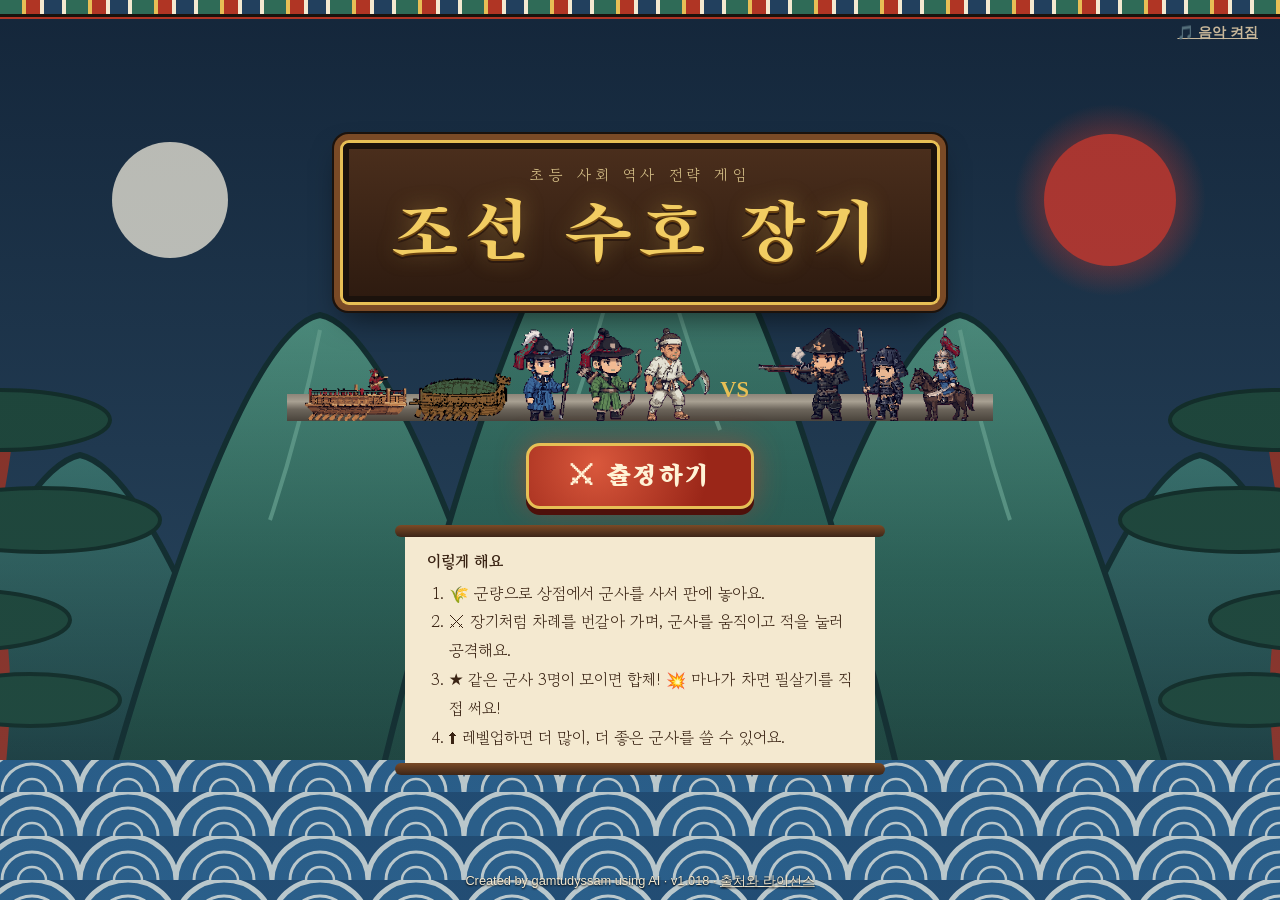
<file: index.html>
<!doctype html>
<html lang="ko">
<head>
<meta charset="utf-8">
<meta name="viewport" content="width=device-width, initial-scale=1, maximum-scale=1, user-scalable=no">
<title>조선 수호 장기</title>
<link rel="preconnect" href="https://fonts.googleapis.com">
<link rel="preconnect" href="https://fonts.gstatic.com" crossorigin>
<link rel="stylesheet" href="https://fonts.googleapis.com/css2?family=Song+Myung&family=Gowun+Batang:wght@400;700&display=swap">
<link rel="stylesheet" href="style.css?v=1.018">
<link rel="stylesheet" href="theme.css?v=1.018">
</head>
<body>

<!-- 시작 화면 -->
<section id="title" class="screen">
  <svg class="ilwol" viewBox="0 0 1600 900" preserveAspectRatio="xMidYMid slice" aria-hidden="true">
    <defs>
      <linearGradient id="gSky" x1="0" y1="0" x2="0" y2="1"><stop offset="0" stop-color="#14263a"/><stop offset="1" stop-color="#2c4c66"/></linearGradient>
      <linearGradient id="gPeak" x1="0" y1="0" x2="0" y2="1"><stop offset="0" stop-color="#5aa58a"/><stop offset=".55" stop-color="#2f6b57"/><stop offset="1" stop-color="#1c4436"/></linearGradient>
      <linearGradient id="gPeak2" x1="0" y1="0" x2="0" y2="1"><stop offset="0" stop-color="#3f7f73"/><stop offset="1" stop-color="#1a3c3a"/></linearGradient>
      <pattern id="pWave" width="96" height="44" patternUnits="userSpaceOnUse">
        <rect width="96" height="44" fill="#1f4d78"/>
        <path d="M-48 44 A48 44 0 0 1 48 44 M48 44 A48 44 0 0 1 144 44" fill="#2a6596" stroke="#e9f1ee" stroke-width="5"/>
        <path d="M-30 44 A30 28 0 0 1 30 44 M66 44 A30 28 0 0 1 126 44" fill="none" stroke="#e9f1ee" stroke-width="3"/>
        <path d="M-14 44 A14 13 0 0 1 14 44 M82 44 A14 13 0 0 1 110 44" fill="none" stroke="#e9f1ee" stroke-width="2.5"/>
      </pattern>
      <radialGradient id="gSun"><stop offset=".7" stop-color="#d9392b"/><stop offset="1" stop-color="#d9392b" stop-opacity="0"/></radialGradient>
    </defs>
    <rect width="1600" height="900" fill="url(#gSky)"/>
    <circle cx="1270" cy="200" r="96" fill="url(#gSun)" opacity=".35"/>
    <circle cx="1270" cy="200" r="66" fill="#d9392b"/>
    <circle cx="330" cy="200" r="58" fill="#efeadb"/>
    <g stroke="#0f2a26" stroke-width="6" stroke-linejoin="round">
      <path d="M60 780 Q170 470 240 455 Q310 470 420 780 Z" fill="url(#gPeak2)"/>
      <path d="M1180 780 Q1290 470 1360 455 Q1430 470 1540 780 Z" fill="url(#gPeak2)"/>
      <path d="M270 780 Q400 330 480 315 Q560 330 700 780 Z" fill="url(#gPeak)"/>
      <path d="M900 780 Q1040 330 1120 315 Q1200 330 1330 780 Z" fill="url(#gPeak)"/>
      <path d="M540 780 Q690 170 800 150 Q910 170 1060 780 Z" fill="url(#gPeak)"/>
    </g>
    <g fill="none" stroke="#7fc3a6" stroke-width="4" opacity=".7">
      <path d="M800 170 Q770 300 730 420 M800 170 Q830 300 880 430"/><path d="M480 330 Q460 430 430 520"/><path d="M1120 330 Q1140 430 1170 520"/>
    </g>
    <g stroke="#f4f7f2" stroke-width="7" stroke-linecap="round" opacity=".9">
      <path d="M690 560 L680 760"/><path d="M915 560 L925 760"/>
    </g>
    <g class="pine">
      <path d="M150 900 C140 800 175 720 150 600 C135 520 170 460 160 400" stroke="#a8321f" stroke-width="22" fill="none"/>
      <path d="M1450 900 C1460 800 1425 720 1450 600 C1465 520 1430 460 1440 400" stroke="#a8321f" stroke-width="22" fill="none"/>
      <g fill="#1e4a35" stroke="#0f2a1e" stroke-width="4">
        <ellipse cx="160" cy="420" rx="110" ry="30"/><ellipse cx="200" cy="520" rx="120" ry="32"/><ellipse cx="120" cy="620" rx="110" ry="30"/><ellipse cx="190" cy="700" rx="90" ry="26"/>
        <ellipse cx="1440" cy="420" rx="110" ry="30"/><ellipse cx="1400" cy="520" rx="120" ry="32"/><ellipse cx="1480" cy="620" rx="110" ry="30"/><ellipse cx="1410" cy="700" rx="90" ry="26"/>
      </g>
    </g>
    <rect y="760" width="1600" height="140" fill="url(#pWave)"/>
    <rect width="1600" height="900" fill="url(#gSky)" opacity=".25"/>
  </svg>
  <div class="dancheong top"></div>
  <div class="title-box">
    <div class="hyunpan"><span class="hp-small">초등 사회 역사 전략 게임</span><h1>조선 수호 장기</h1></div>
    <div class="title-army" id="titleArmy"></div>
    <button class="btn seal" id="btnStart">⚔ 출정하기</button>
    <div class="howto scroll">
      <b>이렇게 해요</b>
      <ol>
        <li>🌾 군량으로 상점에서 군사를 사서 판에 놓아요.</li>
        <li>⚔ 장기처럼 차례를 번갈아 가며, 군사를 움직이고 적을 눌러 공격해요.</li>
        <li>★ 같은 군사 3명이 모이면 합체! 💥 마나가 차면 필살기를 직접 써요!</li>
        <li>⬆ 레벨업하면 더 많이, 더 좋은 군사를 쓸 수 있어요.</li>
      </ol>
    </div>
  </div>
  <button class="btn ghost music-corner" id="btnMusicT">🎵 음악 켜짐</button>
  <footer class="foot">Created by gamtudyssam using AI · <span class="ver"></span> · <a href="credits.html" target="_blank" rel="noopener">출처와 라이선스</a></footer>
</section>

<!-- 장 선택 -->
<section id="chapters" class="screen hidden">
  <div class="dancheong top"></div>
  <h2 class="scr-title">어느 전쟁터로 나갈까요?</h2>
  <div id="chapterList" class="chapter-list"></div>
  <p class="hint">처음이라면 1장부터 차례대로 해 보세요.</p>
  <button class="btn ghost" id="btnBackTitle">← 처음 화면</button>
</section>

<!-- 게임 화면 -->
<section id="game" class="screen hidden">
  <header class="topbar">
    <div class="tb-left">
      <div id="tbChapter" class="tb-ch"></div>
      <div id="tbStage" class="tb-stage"></div>
    </div>
    <div class="tb-right">
      <div id="tbSiege" class="siege-meters hidden">
        <div class="meter"><span>🍚 식량</span><div class="bar"><i id="mFood"></i></div></div>
        <div class="meter"><span>🔥 땔감</span><div class="bar"><i id="mWood"></i></div></div>
      </div>
      <div class="chip lv">Lv.<b id="tbLevel">1</b><div class="xpbar"><i id="tbXp"></i></div><small id="tbXpText"></small></div>
      <div class="chip gold">🌾 <b id="tbGold">0</b> <small id="tbInterest"></small></div>
      <div class="chip">👥 <b id="tbCap">0/0</b></div>
      <div class="chip streak hidden" id="tbStreak"></div>
      <button class="btn icon" id="btnMenu" aria-label="메뉴">⚙</button>
    </div>
  </header>

  <div class="game-main">
    <div class="board-col">
      <div id="board" class="board"></div>
      <div class="bench-label">대기석 <small>군사를 누른 뒤 판 아래쪽 칸을 누르면 놓여요</small></div>
      <div id="bench" class="bench"></div>
      <div class="tray-row"><b>🎒 아이템</b><div id="tray" class="tray"></div></div>
    </div>

    <aside class="side">
      <div id="prepControls" class="panel shop-panel">
        <div class="shop-head">
          <button class="btn small xp" id="btnXp">⬆ 레벨업 <small>🌾4</small></button>
          <span id="odds" class="odds"></span>
          <button class="btn small" id="btnReroll">🔄 다시 뽑기 <small>🌾1</small></button>
        </div>
        <div id="shop" class="shop"></div>
        <div class="row-btns">
          <button class="btn small danger" id="btnSell" disabled>팔기</button>
          <button class="btn big go" id="btnFight">⚔ 전투 시작</button>
        </div>
      </div>
      <div id="battleControls" class="panel hidden">
        <div class="battle-msg" id="battleMsg">우리 차례</div>
        <div class="battle-hint" id="battleHint">움직일 군사를 누르세요</div>
        <div class="battle-btns">
          <button class="btn sk" id="btnSkill" disabled>💥 필살기</button>
          <button class="btn" id="btnWait" disabled>✋ 이 군사는 쉬기</button>
        </div>
        <div class="battle-btns">
          <button class="btn small" id="btnAuto">🤖 남은 군사 자동</button>
          <button class="btn big go" id="btnEndTurn">차례 끝내기 ▶</button>
        </div>
        <button class="btn small" id="btnSpeed">⏩ 적 차례 빠르게</button>
      </div>
      <div class="panel" id="traitPanel"></div>
      <div class="panel info" id="infoPanel"></div>
    </aside>
  </div>
</section>

<!-- 이야기 상자 -->
<div id="story" class="overlay hidden">
  <div class="story-box">
    <div id="storyWho" class="story-who"></div>
    <div id="storyText" class="story-text"></div>
    <div class="story-foot"><button class="btn" id="btnStoryPrev">◀ 이전</button><span id="storyPage" class="muted"></span><button class="btn" id="btnStoryNext">다음 ▶</button></div>
  </div>
</div>

<!-- 범용 창 (퀴즈, 결과, 지도, 회의, 요약) -->
<div id="modal" class="overlay hidden">
  <div class="modal-box" id="modalBox"></div>
</div>

<!-- 메뉴 -->
<div id="menu" class="overlay hidden">
  <div class="modal-box menu-box">
    <h3>메뉴</h3>
    <button class="btn" id="btnMusic">🎵 음악 끄기</button>
    <button class="btn" id="btnSound">🔊 효과음 끄기</button>
    <button class="btn" id="btnRestartCh">↺ 이 장 처음부터</button>
    <button class="btn" id="btnToChapters">📜 장 선택으로</button>
    <button class="btn ghost" id="btnCloseMenu">닫기</button>
    <footer class="foot in-menu">Created by gamtudyssam using AI · <span class="ver"></span> · <a href="credits.html" target="_blank" rel="noopener">출처와 라이선스</a></footer>
  </div>
</div>

<div id="toast" class="toast hidden"></div>

<script src="data.js?v=1.018"></script>
<script src="sprites.js?v=1.018"></script>
<script src="sprites-hd.js?v=1.018"></script>
<script src="engine.js?v=1.018"></script>
<script src="game.js?v=1.018"></script>
</body>
</html>
</file>
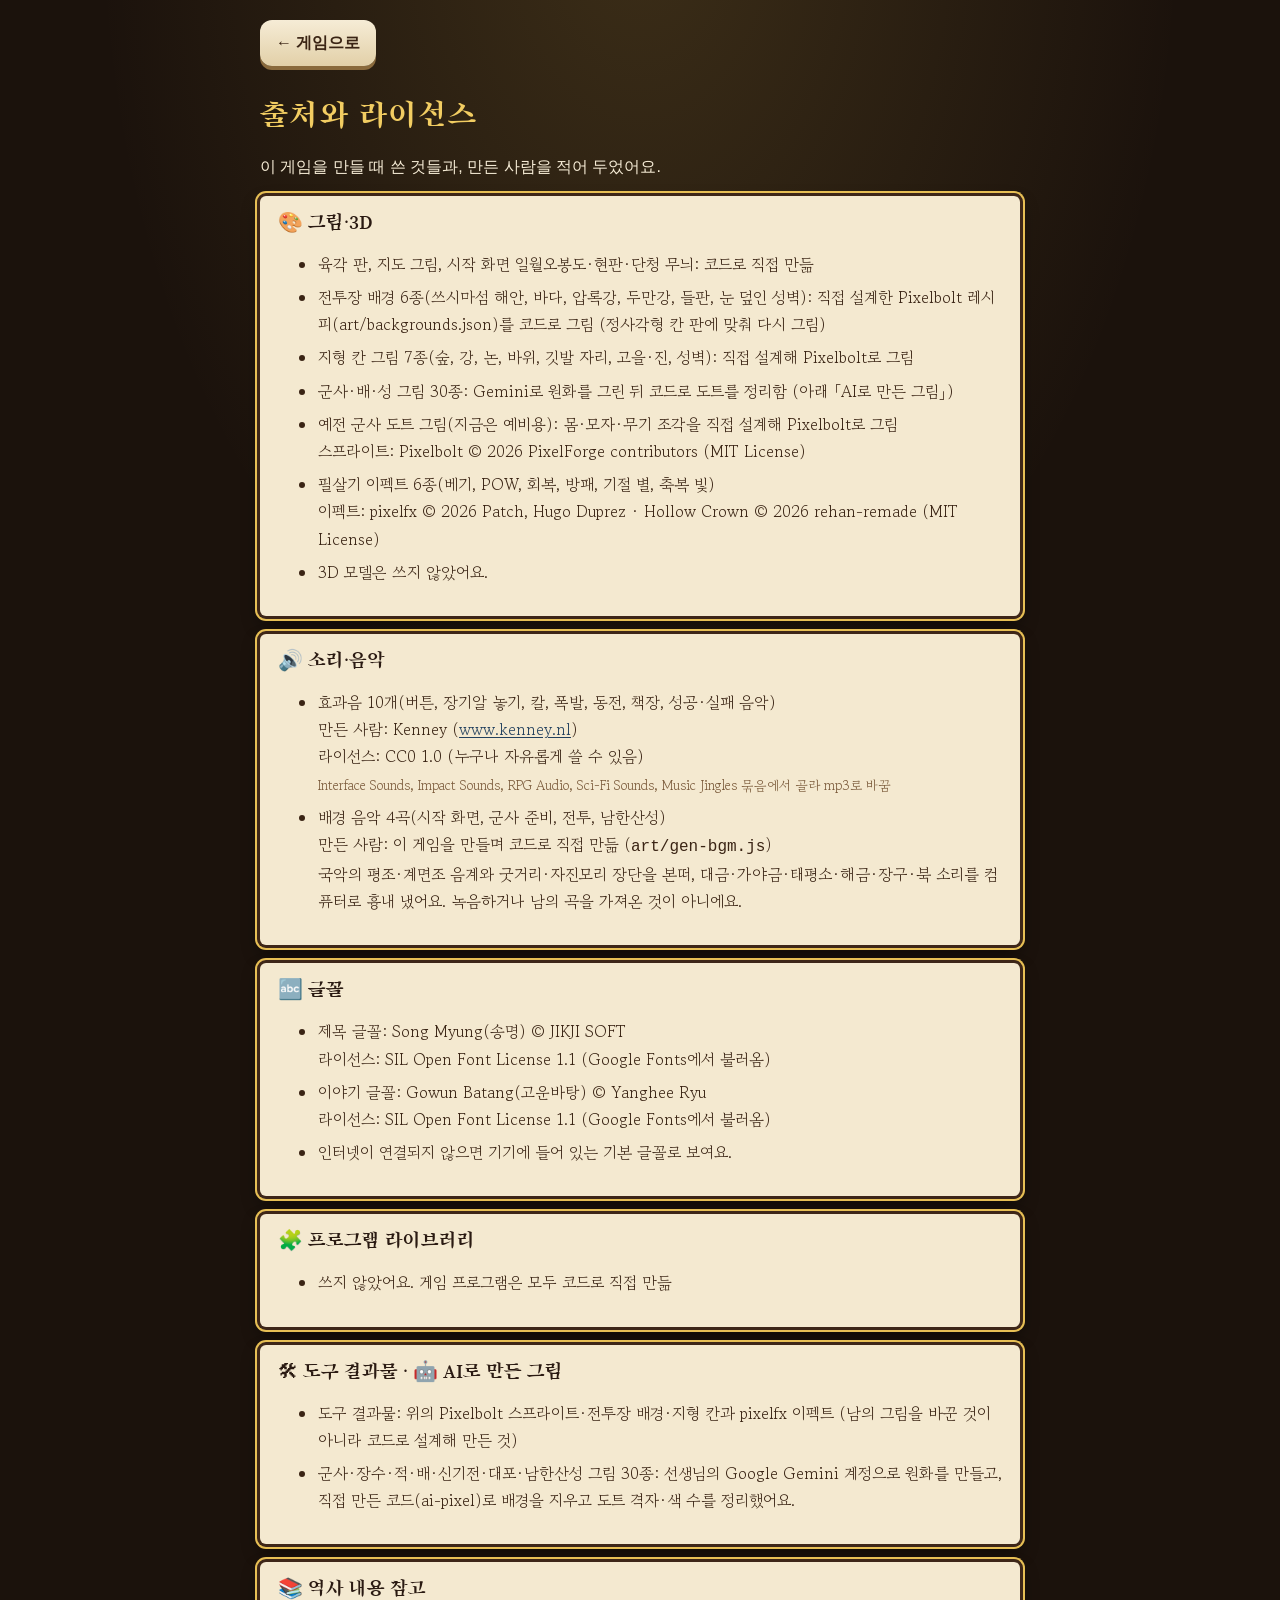
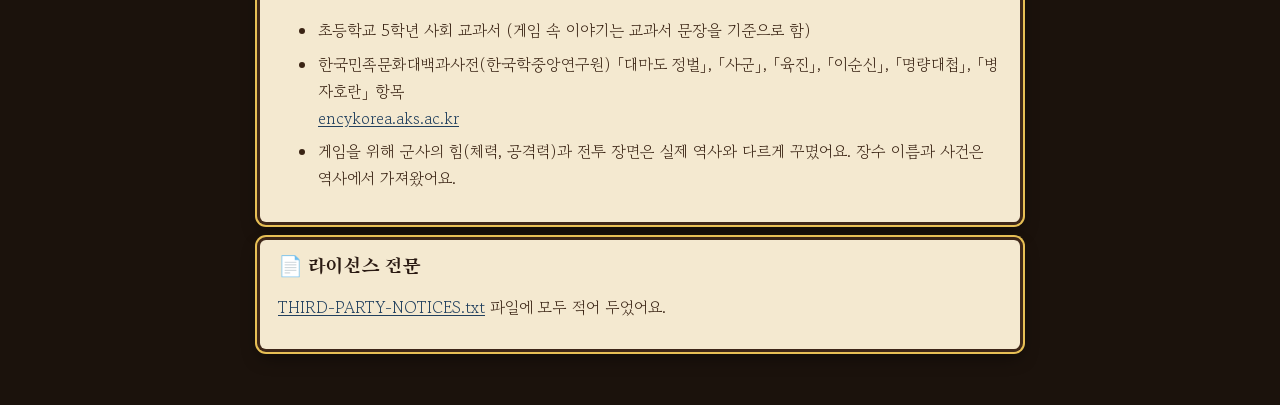
<file: credits.html>
<!doctype html>
<html lang="ko">
<head>
<meta charset="utf-8">
<meta name="viewport" content="width=device-width, initial-scale=1">
<title>출처와 라이선스 - 조선 수호 장기</title>
<link rel="stylesheet" href="https://fonts.googleapis.com/css2?family=Song+Myung&family=Gowun+Batang:wght@400;700&display=swap">
<link rel="stylesheet" href="style.css?v=1.018">
<link rel="stylesheet" href="theme.css?v=1.018">
<style>
  body { padding: 20px 16px 40px; }
  main { max-width: 760px; margin: 0 auto; }
  h1 { font-family: var(--title, var(--serif)); font-weight: 400; color: #f2cd62; letter-spacing: .06em; }
  section { background: var(--hanji, #f4e9d0); color: #3a2414; font-family: var(--body2, var(--serif)); border-radius: 6px; padding: 14px 18px; margin: 18px 0; box-shadow: 0 0 0 3px #3d2618, 0 0 0 5px #e7bf55, 0 8px 18px rgba(0,0,0,.45); }
  h2 { font-family: var(--title, var(--serif)); font-weight: 400; font-size: 1.25rem; margin: 0 0 8px; color: #2a1a12; }
  li { line-height: 1.7; margin-bottom: 6px; }
  a { color: #22405e; }
  .back { margin-bottom: 8px; }
  small { color: #7a5a3a; }
</style>
</head>
<body>
<main>
  <button class="btn back" id="back">← 게임으로</button>
  <h1>출처와 라이선스</h1>
  <p>이 게임을 만들 때 쓴 것들과, 만든 사람을 적어 두었어요.</p>

  <section>
    <h2>🎨 그림·3D</h2>
    <ul>
      <li>육각 판, 지도 그림, 시작 화면 일월오봉도·현판·단청 무늬: 코드로 직접 만듦</li>
      <li>전투장 배경 6종(쓰시마섬 해안, 바다, 압록강, 두만강, 들판, 눈 덮인 성벽): 직접 설계한 Pixelbolt 레시피(art/backgrounds.json)를 코드로 그림 (정사각형 칸 판에 맞춰 다시 그림)</li>
      <li>지형 칸 그림 7종(숲, 강, 논, 바위, 깃발 자리, 고을·진, 성벽): 직접 설계해 Pixelbolt로 그림</li>
      <li>군사·배·성 그림 30종: Gemini로 원화를 그린 뒤 코드로 도트를 정리함 (아래 「AI로 만든 그림」)</li>
      <li>예전 군사 도트 그림(지금은 예비용): 몸·모자·무기 조각을 직접 설계해 Pixelbolt로 그림<br>
        스프라이트: Pixelbolt © 2026 PixelForge contributors (MIT License)</li>
      <li>필살기 이펙트 6종(베기, POW, 회복, 방패, 기절 별, 축복 빛)<br>
        이펙트: pixelfx © 2026 Patch, Hugo Duprez · Hollow Crown © 2026 rehan-remade (MIT License)</li>
      <li>3D 모델은 쓰지 않았어요.</li>
    </ul>
  </section>

  <section>
    <h2>🔊 소리·음악</h2>
    <ul>
      <li>효과음 10개(버튼, 장기알 놓기, 칼, 폭발, 동전, 책장, 성공·실패 음악)<br>
        만든 사람: Kenney (<a href="https://www.kenney.nl" target="_blank" rel="noopener">www.kenney.nl</a>)<br>
        라이선스: CC0 1.0 (누구나 자유롭게 쓸 수 있음)<br>
        <small>Interface Sounds, Impact Sounds, RPG Audio, Sci-Fi Sounds, Music Jingles 묶음에서 골라 mp3로 바꿈</small></li>
      <li>배경 음악 4곡(시작 화면, 군사 준비, 전투, 남한산성)<br>
        만든 사람: 이 게임을 만들며 코드로 직접 만듦 (<code>art/gen-bgm.js</code>)<br>
        국악의 평조·계면조 음계와 굿거리·자진모리 장단을 본떠, 대금·가야금·태평소·해금·장구·북 소리를 컴퓨터로 흉내 냈어요. 녹음하거나 남의 곡을 가져온 것이 아니에요.</li>
    </ul>
  </section>

  <section>
    <h2>🔤 글꼴</h2>
    <ul>
      <li>제목 글꼴: Song Myung(송명) © JIKJI SOFT<br>
        라이선스: SIL Open Font License 1.1 (Google Fonts에서 불러옴)</li>
      <li>이야기 글꼴: Gowun Batang(고운바탕) © Yanghee Ryu<br>
        라이선스: SIL Open Font License 1.1 (Google Fonts에서 불러옴)</li>
      <li>인터넷이 연결되지 않으면 기기에 들어 있는 기본 글꼴로 보여요.</li>
    </ul>
  </section>

  <section>
    <h2>🧩 프로그램 라이브러리</h2>
    <ul>
      <li>쓰지 않았어요. 게임 프로그램은 모두 코드로 직접 만듦</li>
    </ul>
  </section>

  <section>
    <h2>🛠 도구 결과물 · 🤖 AI로 만든 그림</h2>
    <ul>
      <li>도구 결과물: 위의 Pixelbolt 스프라이트·전투장 배경·지형 칸과 pixelfx 이펙트 (남의 그림을 바꾼 것이 아니라 코드로 설계해 만든 것)</li>
      <li>군사·장수·적·배·신기전·대포·남한산성 그림 30종: 선생님의 Google Gemini 계정으로 원화를 만들고, 직접 만든 코드(ai-pixel)로 배경을 지우고 도트 격자·색 수를 정리했어요.</li>
    </ul>
  </section>

  <section>
    <h2>📚 역사 내용 참고</h2>
    <ul>
      <li>초등학교 5학년 사회 교과서 (게임 속 이야기는 교과서 문장을 기준으로 함)</li>
      <li>한국민족문화대백과사전(한국학중앙연구원) 「대마도 정벌」, 「사군」, 「육진」, 「이순신」, 「명량대첩」, 「병자호란」 항목<br>
        <a href="https://encykorea.aks.ac.kr" target="_blank" rel="noopener">encykorea.aks.ac.kr</a></li>
      <li>게임을 위해 군사의 힘(체력, 공격력)과 전투 장면은 실제 역사와 다르게 꾸몄어요. 장수 이름과 사건은 역사에서 가져왔어요.</li>
    </ul>
  </section>

  <section>
    <h2>📄 라이선스 전문</h2>
    <p><a href="THIRD-PARTY-NOTICES.txt" target="_blank" rel="noopener">THIRD-PARTY-NOTICES.txt</a> 파일에 모두 적어 두었어요.</p>
  </section>
</main>
<script>
document.getElementById('back').onclick = function () {
  if (window.opener) { window.close(); return; }
  if (history.length > 1) history.back(); else location.href = 'index.html';
};
</script>
</body>
</html>
</file>
<file: style.css>
/* 조선 수호 장기 — 스타일 (코드로 직접 만듦) */
:root {
  --bg: #1d2433;
  --bg2: #26304a;
  --panel: #2c3754;
  --panel2: #34416a;
  --ink: #f3ecdc;
  --muted: #a9b2c8;
  --gold: #f0c03a;
  --blue: #4f8de0;
  --red: #e0483d;
  --green: #3cb85c;
  --k: 3px;                        /* 도트 1칸 크기 (JS가 판 크기에 맞춰 바꿈) */
  --hexw: 80px;
  --bsize: min(94vw, 600px, 92vh);
  --sans: "Noto Sans KR", "Apple SD Gothic Neo", "Malgun Gothic", sans-serif;
  --serif: "Noto Serif KR", "AppleMyungjo", "Batang", "Nanum Myeongjo", serif;
}
* { box-sizing: border-box; -webkit-tap-highlight-color: transparent; }
html, body { margin: 0; min-height: 100%; }
body {
  background: radial-gradient(ellipse at 50% 0%, #34406a 0, var(--bg) 70%) fixed;
  color: var(--ink); font-family: var(--sans); font-size: 16px;
  user-select: none; -webkit-user-select: none; overflow-x: hidden;
}
.hidden { display: none !important; }
.muted { color: var(--muted); }
.small { font-size: .82rem; }
a { color: #9cc3ff; }

/* 버튼 */
.btn {
  font: inherit; font-weight: 800; border: 0; border-radius: 12px; padding: 10px 16px; min-height: 46px;
  background: #e9e1cd; color: #2a2118; box-shadow: 0 4px 0 #a99a78; cursor: pointer;
}
.btn:active { transform: translateY(2px); box-shadow: 0 2px 0 #a99a78; }
.btn:disabled { opacity: .45; }
.btn small { font-weight: 700; opacity: .8; }
.btn.big { font-size: 1.15rem; padding: 12px 22px; background: linear-gradient(#4f8de0, #2f68b8); color: #fff; box-shadow: 0 4px 0 #1d4680; }
.btn.go { background: linear-gradient(#ee5a4a, #c0322a); box-shadow: 0 5px 0 #7b1c18; flex: 1; font-size: 1.2rem; }
.btn.small { min-height: 42px; padding: 6px 12px; font-size: .92rem; }
.btn.xp { background: linear-gradient(#5fd07a, #2f9e50); color: #fff; box-shadow: 0 4px 0 #1d6a34; }
.btn.danger { background: #f6d6d3; color: #a2201a; }
.btn.ghost { background: transparent; box-shadow: none; text-decoration: underline; color: var(--muted); }
.btn.icon { width: 44px; min-height: 44px; padding: 0; font-size: 1.25rem; }
.btn.choice { display: block; width: 100%; margin: 8px 0; text-align: left; font-size: 1.05rem; background: #f7f1e3; border: 2px solid #e2d3b2; box-shadow: none; }
.btn.choice.right { background: #dff4e5; border-color: #2f9e50; }
.btn.choice.wrong { background: #fbe0de; border-color: #c0322a; }

/* 도트 그림 */
.spr {
  width: calc(28 * var(--k)); height: calc(26 * var(--k));
  background-image: url(img/units.png); background-repeat: no-repeat;
  background-size: calc(224 * var(--k)) calc(312 * var(--k));
  background-position: calc(var(--x0) * var(--k) * -1) calc(var(--y0) * var(--k) * -1);
  image-rendering: pixelated; image-rendering: crisp-edges;
}
body.beat .piece:not(.odd) .spr, body:not(.beat) .piece.odd .spr,
body.beat .mini:nth-child(odd) .spr { background-position: calc(var(--x1) * var(--k) * -1) calc(var(--y1) * var(--k) * -1); }
.piece.atk .spr { background-position: calc(var(--xa) * var(--k) * -1) calc(var(--ya) * var(--k) * -1) !important; }
.piece.e .spr, .mini.e .spr { transform: scaleX(-1); }
.mini { display: inline-grid; place-items: center; --k: 2px; }

/* 시작 화면 */
.screen { min-height: 100vh; min-height: 100dvh; }
#title { display: flex; flex-direction: column; align-items: center; justify-content: center; padding: 24px 16px 60px; position: relative; }
.title-box { text-align: center; max-width: 560px; }
.title-army { display: flex; justify-content: center; align-items: flex-end; gap: 2px; flex-wrap: wrap; }
.title-army .mini { --k: 3px; }
.title-army .vs { font-family: var(--serif); font-weight: 900; color: var(--gold); font-size: 1.4rem; margin: 0 8px 18px; }
.title-box h1 { font-family: var(--serif); font-size: clamp(2.3rem, 8vw, 3.6rem); margin: 8px 0 4px; letter-spacing: .08em; color: var(--gold); text-shadow: 0 3px 0 #6b4a10, 0 0 24px rgba(240,192,58,.35); }
.title-box .sub { color: var(--muted); margin: 0 0 22px; }
.howto { margin-top: 24px; text-align: left; background: var(--panel); border-radius: 14px; padding: 14px 18px; }
.howto ol { margin: 6px 0 0; padding-left: 22px; line-height: 1.8; }
.foot { position: absolute; bottom: 10px; left: 0; right: 0; text-align: center; font-size: .8rem; color: var(--muted); }
.foot a { color: var(--muted); }
.foot.in-menu { position: static; margin-top: 18px; }

#chapters { padding: 24px 16px; max-width: 960px; margin: 0 auto; text-align: center; }
.scr-title { font-family: var(--serif); font-size: 1.8rem; color: var(--gold); }
.chapter-list { display: grid; grid-template-columns: repeat(auto-fit, minmax(250px, 1fr)); gap: 16px; margin: 20px 0; }
.ch-card { text-align: left; border-radius: 16px; padding: 16px; color: #fff; min-height: 200px; display: flex; flex-direction: column; gap: 8px; cursor: pointer; border: 0; font: inherit; box-shadow: 0 5px 0 rgba(0,0,0,.35); }
.ch-faces { display: flex; gap: 4px; }
.ch-faces .mini { --k: 2.4px; background: rgba(255,255,255,.12); border-radius: 10px; }
.ch-card h3 { margin: 0; font-family: var(--serif); font-size: 1.3rem; }
.ch-card p { margin: 0; opacity: .92; font-size: .95rem; line-height: 1.5; }
.ch-card .ch-status { margin-top: auto; font-weight: 800; }
.hint { color: var(--muted); }

/* 위쪽 막대 */
#game { display: flex; flex-direction: column; }
.topbar { display: flex; justify-content: space-between; align-items: center; gap: 8px; padding: 6px 12px; background: rgba(10,14,24,.55); flex-wrap: wrap; }
.tb-ch { font-size: .8rem; color: var(--muted); }
.tb-stage { font-family: var(--serif); font-weight: 900; font-size: 1.15rem; color: var(--gold); }
.tb-right { display: flex; gap: 6px; align-items: center; flex-wrap: wrap; }
.chip { background: var(--panel); border-radius: 999px; padding: 7px 12px; font-size: .95rem; white-space: nowrap; display: flex; align-items: center; gap: 6px; }
.chip.gold b { color: var(--gold); font-size: 1.1rem; }
.chip small { color: #8fe0a0; font-weight: 700; }
.chip.lv b { color: #8fe0a0; font-size: 1.05rem; }
.xpbar { width: 56px; height: 8px; background: #151b2a; border-radius: 4px; overflow: hidden; }
.xpbar i { display: block; height: 100%; background: #5fd07a; transition: width .4s; }
.chip.streak { background: #6b2a1a; color: #ffd0a0; font-weight: 800; }
.siege-meters { display: flex; gap: 8px; }
.meter { font-size: .78rem; }
.meter .bar { width: 72px; height: 9px; background: #151b2a; border-radius: 5px; overflow: hidden; }
.meter .bar i { display: block; height: 100%; background: #f0a030; transition: width .6s; }

/* 본문 */
.game-main { display: flex; gap: 12px; padding: 10px; justify-content: center; align-items: flex-start; flex-wrap: wrap; }
.board-col { display: flex; flex-direction: column; align-items: center; width: var(--bsize); }

/* 육각 판 */
.board { width: 100%; aspect-ratio: 1.3674; position: relative; border-radius: 18px; overflow: visible; margin-top: 10px; }
.board::before { content: ""; position: absolute; inset: -10px; border-radius: 22px; background: linear-gradient(#3a4a3a, #2a3426); box-shadow: 0 10px 24px rgba(0,0,0,.45); z-index: -1; }
.board.sea::before { background: linear-gradient(#21507a, #173a5c); }
.board.siege::before { background: linear-gradient(#4a3a30, #2e241e); }
.hex { position: absolute; clip-path: polygon(50% 0, 100% 25%, 100% 75%, 50% 100%, 0 75%, 0 25%); transform: scale(.94); cursor: pointer; }
.hex.foe { background: rgba(180,80,70,.28); }
.hex.mine { background: rgba(110,170,120,.32); }
.board.sea .hex.foe { background: rgba(140,90,110,.35); }
.board.sea .hex.mine { background: rgba(110,170,220,.32); }
.board.siege .hex.wall { background: rgba(170,165,150,.45); }
.hex.hl { background: rgba(120,200,255,.55) !important; animation: hlp 1s infinite; }
@keyframes hlp { 50% { filter: brightness(1.25); } }
.frontline { position: absolute; left: 2%; right: 2%; top: calc(100% * (2 * 0.75 + 1 + 0.125) / 4.75); height: 2px; background: repeating-linear-gradient(90deg, rgba(255,230,160,.55) 0 8px, transparent 8px 16px); pointer-events: none; }

/* 말 */
.piece { position: absolute; width: calc(100% / 7.5); height: calc(100% / 4.75); display: grid; place-items: end center; pointer-events: none; transition: left .32s ease, top .32s ease, translate .12s, opacity .5s; z-index: 2; }
.piece .spr { position: relative; z-index: 2; margin-bottom: 4%; transition: filter .1s; }
.piece .base { position: absolute; bottom: 6%; left: 18%; right: 18%; height: 20%; border-radius: 50%; background: radial-gradient(closest-side, var(--tc, #888) 55%, transparent 100%); opacity: .9; z-index: 1; }
.piece .base.enemy { --tc: #c0322a; opacity: .55; }
.piece.fixed .base { display: none; }
.slot .piece, .mini .piece { position: relative; width: 100%; height: 100%; left: 0; top: 0; }
.stars { position: absolute; top: -2%; left: 0; right: 0; text-align: center; color: var(--gold); font-size: calc(var(--hexw) * .2); letter-spacing: -.12em; text-shadow: 0 1px 0 #5a3a00, 0 0 6px rgba(240,192,58,.8); z-index: 4; }
.stars.s3 { color: #ffe680; }
.bars { position: absolute; top: 4%; left: 16%; right: 16%; z-index: 4; display: grid; gap: 1px; }
.hpb, .mpb { position: relative; height: calc(var(--hexw) * .07); min-height: 4px; background: rgba(0,0,0,.6); border-radius: 2px; overflow: hidden; }
.mpb { height: calc(var(--hexw) * .045); min-height: 3px; }
.hpb .hp { position: absolute; left: 0; top: 0; bottom: 0; background: #3cdc6a; transition: width .2s; }
.piece.e .hpb .hp { background: #f0503f; }
.hpb .sh { position: absolute; top: 0; bottom: 0; background: #f4f4f4; }
.mpb .mp { position: absolute; left: 0; top: 0; bottom: 0; background: #4fb0ff; transition: width .2s; }
.its { position: absolute; bottom: -2%; left: 0; right: 0; display: flex; justify-content: center; gap: 1px; font-size: calc(var(--hexw) * .17); z-index: 4; }
.piece.sel .spr { filter: drop-shadow(0 0 3px #7fd0ff) drop-shadow(0 0 6px #7fd0ff); }
.piece.can-item .spr { filter: drop-shadow(0 0 3px #ffe070); }
.piece.flash .spr { animation: flash .18s; }
.piece.dead { opacity: 0; transform: scale(.6) rotate(-8deg); transition: opacity .5s, transform .5s; }
.piece.stunned .spr { filter: grayscale(.6) brightness(.85); }
.piece.preview { opacity: .92; }
.piece.merged .spr { animation: merged 0.8s; }
@keyframes flash { 50% { filter: brightness(2.2) saturate(.3); } }
@keyframes merged { 0% { filter: brightness(3); transform: scale(1.4); } 100% { filter: none; transform: scale(1); } }

.shot { position: absolute; z-index: 6; pointer-events: none; transition: left .2s linear, top .2s linear; margin: -2px 0 0 -10px; }
.shot.arrow { width: 22px; height: 3px; background: linear-gradient(90deg, #d8c090 70%, #e3e8ee 70%); border-radius: 2px; }
.shot.ball { width: 10px; height: 10px; margin: -5px 0 0 -5px; border-radius: 50%; background: #222; box-shadow: 0 0 6px #ff9a1f, 0 0 2px #fff inset; }
.ftext { position: absolute; transform: translate(-50%, -50%); font-weight: 900; color: #fff; text-shadow: 0 0 3px #000, 0 2px 0 #000; font-size: calc(var(--hexw) * .26); z-index: 8; pointer-events: none; animation: rise .9s forwards; white-space: nowrap; }
.ftext.p { color: #ffd6d0; }
.ftext.sk { color: #ffb040; font-size: calc(var(--hexw) * .32); }
.ftext.crit { color: #ffe14d; font-size: calc(var(--hexw) * .38); }
.ftext.heal { color: #7dff9a; }
.ftext.cast { color: #fff; font-size: calc(var(--hexw) * .24); background: rgba(20,30,60,.75); padding: 2px 8px; border-radius: 999px; animation: castup 1.1s forwards; }
.ftext.cast.e { background: rgba(120,20,20,.8); }
@keyframes rise { 0% { transform: translate(-50%, -30%) scale(1.3); } 100% { transform: translate(-50%, -140%); opacity: 0; } }
@keyframes castup { 0% { transform: translate(-50%, 0) scale(.6); } 20% { transform: translate(-50%, -60%) scale(1.15); } 80% { opacity: 1; } 100% { transform: translate(-50%, -110%); opacity: 0; } }
.fx { position: absolute; z-index: 7; pointer-events: none; image-rendering: pixelated; background-repeat: no-repeat; }
.banner { position: absolute; left: 50%; top: 45%; transform: translate(-50%, -50%); z-index: 9; font-family: var(--serif); font-weight: 900; font-size: clamp(1.3rem, 4vw, 2.2rem); color: #fff; padding: 10px 28px; border-radius: 12px; white-space: nowrap; pointer-events: none; animation: bannerIn 1.3s forwards; }
.banner.p { background: linear-gradient(90deg, transparent, rgba(30,70,150,.92) 15%, rgba(30,70,150,.92) 85%, transparent); text-shadow: 0 2px 0 #102040; }
.banner.e { background: linear-gradient(90deg, transparent, rgba(150,30,30,.92) 15%, rgba(150,30,30,.92) 85%, transparent); }
@keyframes bannerIn { 0% { transform: translate(-50%, -50%) scaleX(0); } 12% { transform: translate(-50%, -50%) scaleX(1.05); } 20%, 80% { transform: translate(-50%, -50%) scaleX(1); opacity: 1; } 100% { opacity: 0; } }
.board.shake { animation: shake .35s; }
@keyframes shake { 20% { transform: translate(-5px, 3px); } 40% { transform: translate(5px, -3px); } 60% { transform: translate(-3px, -2px); } 80% { transform: translate(3px, 2px); } }

/* 대기석, 아이템 */
.bench-label { margin: 18px 0 4px; font-weight: 800; font-size: .95rem; align-self: flex-start; }
.bench-label small { font-weight: 400; color: var(--muted); margin-left: 6px; }
.bench { display: grid; grid-template-columns: repeat(6, 1fr); gap: 6px; width: 100%; }
.slot { aspect-ratio: 1.15; min-width: 0; border-radius: 12px; background: rgba(255,255,255,.06); border: 2px dashed rgba(255,255,255,.18); position: relative; cursor: pointer; overflow: hidden; }
.slot .piece { --k: calc(var(--kb, 3px)); }
.slot .its { bottom: 0; }
.tray-row { display: flex; align-items: center; gap: 10px; width: 100%; margin-top: 8px; }
.tray { display: flex; gap: 6px; flex-wrap: wrap; min-height: 44px; align-items: center; }
.item { width: 46px; height: 46px; border-radius: 10px; border: 2px solid #6a7aa0; background: var(--panel2); font-size: 1.5rem; cursor: pointer; }
.item.sel { border-color: var(--gold); box-shadow: 0 0 10px var(--gold); }

/* 옆 패널 */
.side { width: min(94vw, 380px); display: flex; flex-direction: column; gap: 10px; }
.panel { background: var(--panel); border-radius: 14px; padding: 10px 12px; box-shadow: 0 3px 0 rgba(0,0,0,.3); }
.shop-head { display: flex; justify-content: space-between; align-items: center; gap: 6px; margin-bottom: 8px; }
.odds { font-size: .78rem; font-weight: 800; text-align: center; flex: 1; }
.shop { display: grid; grid-template-columns: repeat(5, 1fr); gap: 6px; }
.card { position: relative; font: inherit; color: var(--ink); border-radius: 10px; padding: 4px 2px 6px; display: flex; flex-direction: column; align-items: center; cursor: pointer; text-align: center;
  background: linear-gradient(180deg, var(--tc) -60%, #1d2433 75%); border: 2px solid var(--tc); min-height: 112px; }
.card:active { transform: translateY(2px); }
.card.sold { visibility: hidden; }
.card.poor { filter: grayscale(.8) brightness(.7); }
.card .mini { --k: 2.1px; }
.card .cname { font-weight: 800; font-size: .82rem; line-height: 1.1; }
.card .ctrait { font-size: .75rem; }
.card .ccost { font-weight: 900; color: var(--gold); font-size: .85rem; }
.card .pair { position: absolute; top: -8px; left: 50%; transform: translateX(-50%); background: var(--gold); color: #3a2a00; font-size: .7rem; font-weight: 900; padding: 1px 6px; border-radius: 999px; white-space: nowrap; animation: hlp 1s infinite; }
.card .pair.one { background: #8aa0c8; color: #102030; animation: none; }
.row-btns { display: flex; gap: 8px; margin-top: 10px; }
.battle-msg { font-family: var(--serif); font-size: 1.35rem; font-weight: 900; text-align: center; padding: 6px; color: var(--gold); }
#battleControls { text-align: center; }
.trait { display: grid; grid-template-columns: 24px 1fr auto; align-items: center; gap: 4px; padding: 3px 0; font-size: .92rem; color: var(--muted); }
.trait.on { color: var(--ink); font-weight: 800; }
.trait.on .ti { filter: drop-shadow(0 0 4px var(--gold)); }
.trait .tdesc { grid-column: 2 / 4; font-size: .75rem; font-weight: 400; color: var(--muted); }
.crisis { margin-top: 6px; padding: 6px 8px; border-radius: 8px; background: rgba(0,0,0,.25); font-size: .82rem; color: var(--muted); }
.crisis.on { background: linear-gradient(90deg, #a0501a, #d0902a); color: #fff; font-weight: 800; }
.info { min-height: 110px; }
.info-head { display: flex; gap: 8px; align-items: center; }
.info-head .mini { --k: 2.4px; background: rgba(0,0,0,.25); border-radius: 10px; }
.info h4 { margin: 0; font-size: 1.05rem; }
.tier { font-size: .7rem; color: #fff; padding: 1px 6px; border-radius: 999px; vertical-align: middle; }
.stats { font-size: .85rem; color: var(--muted); }
.skill { margin-top: 6px; font-size: .88rem; background: rgba(79,176,255,.15); border-radius: 8px; padding: 6px 8px; }
.fact { margin: 8px 0 0; line-height: 1.5; font-size: .92rem; }

/* 겹창 */
.overlay { position: fixed; inset: 0; background: rgba(5,8,16,.62); display: flex; align-items: flex-end; justify-content: center; z-index: 50; padding: 16px; }
#modal, #menu { align-items: center; }
.story-box { background: #f7f1e3; color: #2a2118; border-radius: 18px; padding: 18px 20px; width: min(760px, 100%); box-shadow: 0 6px 0 #a99a78; margin-bottom: 4vh; }
.story-who { display: inline-block; font-weight: 900; background: #2f68b8; color: #fff; padding: 4px 12px; border-radius: 999px; margin-bottom: 10px; }
.story-who.king { background: var(--gold); color: #3a2a00; }
.story-who.guide { background: #2f9e50; }
.story-text { font-size: 1.25rem; line-height: 1.7; min-height: 3.4em; word-break: keep-all; }
.story-foot { display: flex; justify-content: space-between; align-items: center; gap: 10px; margin-top: 12px; }
#btnStoryPrev { min-width: 96px; }
.story-foot .muted { color: #8a7a62; }
.modal-box { background: #f7f1e3; color: #2a2118; border-radius: 18px; padding: 20px; width: min(640px, 100%); max-height: 92vh; overflow: auto; box-shadow: 0 6px 0 #a99a78; text-align: center; }
.modal-box .muted { color: #8a7a62; }
.modal-box h3 { font-family: var(--serif); font-size: 1.5rem; margin: 4px 0 12px; }
.modal-box p { line-height: 1.6; word-break: keep-all; }
.modal-box .q { font-size: 1.2rem; font-weight: 700; text-align: left; }
.why { text-align: left; background: #ece2c8; border-radius: 10px; padding: 10px 12px; margin-top: 10px; }
.menu-box { display: flex; flex-direction: column; gap: 10px; width: min(360px, 100%); }
.menu-box .foot a { color: #6a5a42; }
.big-result { font-family: var(--serif); font-size: 2.8rem; font-weight: 900; margin: 6px 0; }
.big-result.win { color: #2f68b8; } .big-result.lose { color: #c0322a; }
.income { background: #ece2c8; border-radius: 12px; padding: 10px 14px; margin: 10px auto 14px; max-width: 340px; text-align: left; font-size: .95rem; line-height: 1.7; }
.income div { display: flex; justify-content: space-between; }
.income .sum { border-top: 1px dashed #a99a78; margin-top: 4px; padding-top: 4px; font-weight: 900; justify-content: center; }
.item-pick { display: grid; grid-template-columns: repeat(3, 1fr); gap: 10px; margin-top: 10px; }
.ipick { border: 2px solid #c9b48a; background: #fff; border-radius: 14px; padding: 12px 8px; font: inherit; cursor: pointer; display: flex; flex-direction: column; align-items: center; gap: 6px; }
.ipick:active { border-color: #2f68b8; }
.ipick .big-ic { font-size: 2.4rem; }
.ipick small { color: #6a5a42; line-height: 1.4; }
.dmg-cards { display: grid; gap: 10px; margin: 12px 0; text-align: left; }
.dmg-card { display: flex; gap: 12px; align-items: center; background: #ece2c8; border-radius: 12px; padding: 12px; font-size: 1.05rem; line-height: 1.5; opacity: 0; animation: appear .5s forwards; }
.dmg-card .ic { font-size: 2rem; }
@keyframes appear { to { opacity: 1; } }
.summary { font-size: 1.15rem; line-height: 2; text-align: left; word-break: keep-all; }
.blank { display: inline-block; min-width: 4.5em; padding: 0 8px; margin: 0 2px; border-radius: 8px; background: #fff; border: 2px dashed #a98a45; color: transparent; cursor: pointer; text-align: center; line-height: 1.6; }
.blank.open { color: #2f68b8; font-weight: 900; border-style: solid; }
.stars-big { font-size: 2.4rem; color: #e0a020; letter-spacing: .1em; }
.meeting { display: grid; grid-template-columns: 1fr 1fr; gap: 10px; margin: 12px 0; }
.opinion { background: #fff; border: 2px solid #e2d3b2; border-radius: 14px; padding: 12px; text-align: left; cursor: pointer; font: inherit; }
.opinion b { display: block; margin-bottom: 6px; }
.opinion small { display: block; margin-top: 8px; color: #2f9e50; font-weight: 700; }
.map-wrap svg { width: 100%; max-height: 52vh; }
.toast { position: fixed; left: 50%; top: 14%; transform: translateX(-50%); background: rgba(10,14,24,.9); color: #fff; padding: 12px 20px; border-radius: 999px; font-weight: 800; z-index: 80; pointer-events: none; border: 1px solid rgba(240,192,58,.5); }

/* 화면 방향 */
@media (orientation: landscape) and (min-width: 900px) {
  :root { --bsize: min(56vw, calc((100vh - 250px) * 1.3674), 760px); }
}
@media (orientation: portrait) {
  :root { --bsize: min(94vw, 46vh * 1.3674, 640px); }
  .side { width: var(--bsize); }
  .game-main { gap: 8px; padding-top: 14px; }
}
@media (max-width: 600px) {
  body { font-size: 15px; }
  .story-text { font-size: 1.08rem; }
  .meeting { grid-template-columns: 1fr; }
  .item-pick { grid-template-columns: 1fr; }
  .chip { padding: 5px 8px; font-size: .82rem; }
  .shop { gap: 4px; }
  .card .mini { --k: 1.6px; }
}

/* 차례제 전투: 갈 수 있는 칸(파랑), 공격할 수 있는 적(빨강), 이미 움직인 군사(흐림) */
.hex.mv { background: rgba(90,175,255,.6) !important; animation: hlp 1s infinite; }
.hex.tg { background: rgba(235,60,45,.62) !important; animation: hlp .8s infinite; }
.piece.can-act .spr { animation: canAct 1.1s infinite; }
@keyframes canAct { 50% { filter: drop-shadow(0 0 3px #ffe58a) drop-shadow(0 0 5px #ffe58a); } }
.piece.done .spr { filter: grayscale(.75) brightness(.78); }
.piece.tgt .spr { filter: drop-shadow(0 0 3px #ff4a35) drop-shadow(0 0 6px #ff4a35); }
.piece.sk-ready .mpb { box-shadow: 0 0 5px 1px #7fd0ff; }
.battle-hint { font-size: .95rem; color: var(--muted); min-height: 2.6em; margin: 0 4px 6px; line-height: 1.35; }
.battle-btns { display: flex; gap: 8px; justify-content: center; flex-wrap: wrap; margin: 6px 0; }
.battle-btns .btn { flex: 1 1 140px; }
.btn.sk.ready { background: linear-gradient(#7fd0ff, #2f7fd0); color: #fff; animation: skPulse 1s infinite; }
@keyframes skPulse { 50% { box-shadow: 0 0 0 3px rgba(127,208,255,.6), 0 0 16px rgba(127,208,255,.8); } }
.info .stats.now { color: #ffe58a; font-weight: 700; }
/* 세로 화면(휴대폰·태블릿): 전투 중에는 대기석·아이템을 숨겨 버튼을 판 바로 아래로 */
@media (orientation: portrait) {
  .in-battle .bench-label, .in-battle .bench, .in-battle .tray-row { display: none; }
}
@media (max-width: 600px) {
  .battle-btns .btn { flex-basis: 120px; font-size: .95rem; padding-left: 8px; padding-right: 8px; }
  .battle-btns .btn.go { font-size: 1.1rem; }
  .battle-msg { font-size: 1.15rem; }
}

/* ───── 역사 규칙 표시 ───── */
/* 숲 칸: 의병이 숨는 곳 */
.hex.forest { box-shadow: inset 0 0 0 999px rgba(38,110,48,.5); }
.hex.forest::after { content: ""; position: absolute; inset: 4% 6%; background: url(img/tiles/forest.png) center / contain no-repeat; image-rendering: pixelated; pointer-events: none; }
.hex.forest.mv, .hex.forest.tg, .hex.forest.hl { box-shadow: none; }
/* 숲에 숨은 의병: 반투명 */
.piece.hidden-in .spr { opacity: .6; }
.piece.hidden-in::before { content: "🌲숨음"; position: absolute; top: -2%; left: 50%; transform: translateX(-50%); z-index: 4; font-size: calc(var(--hexw, 60px) * .14); font-weight: 800; color: #d8ffd0; text-shadow: 0 1px 2px #000; white-space: nowrap; }
/* 학익진이 되는 적 */
.piece.crane::before { content: "🪶학익진"; position: absolute; top: -4%; left: 50%; transform: translateX(-50%); z-index: 4; font-size: calc(var(--hexw, 60px) * .15); font-weight: 900; color: #fff3c0; background: rgba(34,64,94,.9); padding: 1px 5px; border-radius: 6px; white-space: nowrap; }
/* 설명 칸의 역사 규칙 */
.info .rule { margin: 6px 0; padding: 6px 10px; border-radius: 8px; background: rgba(47,107,87,.35); font-size: .9rem; }
/* 문제 위 꼬리표 */
.qtag { display: inline-block; font-size: .72rem; font-weight: 800; padding: 2px 8px; border-radius: 999px; background: #22405e; color: #f4e9d0; vertical-align: middle; }
.story-who.news { background: #6b3a3a; }
/* 역사 한마디 말풍선 */
.board-col { position: relative; }
.saying { position: absolute; left: 50%; top: 8px; transform: translateX(-50%); width: min(94%, 560px); z-index: 20; display: flex; gap: 10px; align-items: center;
  background: rgba(244,233,208,.97); color: #3a2414; border: 2px solid #3d2618; box-shadow: 0 0 0 2px #e7bf55, 0 8px 18px rgba(0,0,0,.45);
  border-radius: 10px; padding: 8px 12px; font-family: var(--body2, inherit); font-size: .98rem; line-height: 1.45; pointer-events: none; animation: sayIn .3s; }
.saying p { margin: 0; }
.saying b { color: #8e2418; }
.saying .mini { flex: none; --k: 2px; }
.saying.out { opacity: 0; transition: opacity .4s; }
@keyframes sayIn { from { opacity: 0; transform: translate(-50%, -8px); } }
@media (max-width: 600px) { .saying { font-size: .88rem; padding: 6px 8px; } .saying .mini { --k: 1.5px; } }

/* ───── 지형 칸 (2차) ───── */
.hex.river { box-shadow: inset 0 0 0 999px rgba(40,110,200,.38); }
.hex.river::after { content: ""; position: absolute; inset: 6% 8%; background: url(img/tiles/river.png) center / contain no-repeat; image-rendering: pixelated; opacity: .9; pointer-events: none; }
.hex.site { box-shadow: inset 0 0 0 999px rgba(200,60,40,.28); }
.hex.site::after { content: ""; position: absolute; inset: 4% 8%; background: url(img/tiles/site.png) center / contain no-repeat; image-rendering: pixelated; pointer-events: none; animation: hlp 1.2s infinite; }
.hex.fort { box-shadow: inset 0 0 0 999px rgba(231,191,85,.42); }
.hex.fort::after { content: ""; position: absolute; inset: 2% 4%; background: url(img/tiles/fort.png) center / contain no-repeat; image-rendering: pixelated; pointer-events: none; }
.hex.paddy { box-shadow: inset 0 0 0 999px rgba(150,170,60,.4); }
.hex.paddy::after { content: ""; position: absolute; inset: 8% 8%; background: url(img/tiles/paddy.png) center / contain no-repeat; image-rendering: pixelated; opacity: .95; pointer-events: none; }
.hex.rock { box-shadow: inset 0 0 0 999px rgba(70,64,58,.75); cursor: not-allowed; }
.hex.rock::after { content: ""; position: absolute; inset: 4% 6%; background: url(img/tiles/rock.png) center / contain no-repeat; image-rendering: pixelated; pointer-events: none; }
.hex.river.mv, .hex.river.tg, .hex.site.mv, .hex.site.tg, .hex.fort.mv, .hex.fort.tg, .hex.paddy.mv, .hex.paddy.tg,
.hex.river.hl, .hex.site.hl, .hex.fort.hl, .hex.paddy.hl { box-shadow: none; }
/* 성벽: 새 그림 없이 돌담 무늬 */
.spr.wallblock { background: url(img/tiles/wall.png) center bottom / contain no-repeat; image-rendering: pixelated; border: 0; box-shadow: none; }
.piece.e .spr.wallblock { transform: none; }
.piece.spawn .spr { animation: merged .8s; }
/* 순서 맞추기 · 원인→결과 잇기 */
.order { display: grid; gap: 6px; }
.order .ocard { text-align: left; }
.order .ocard.on { background: #f2cd62; color: #3a2414; }
.onum { font-weight: 900; color: #8e2418; }
.effects { display: grid; gap: 4px; margin: 6px 0 10px; padding: 8px 10px; background: rgba(47,107,87,.15); border-radius: 8px; text-align: left; }
.match { display: grid; gap: 8px; }
.mrow { display: flex; gap: 8px; align-items: center; justify-content: space-between; text-align: left; }
.mrow .cause { flex: 1; }
.mbtns { display: flex; gap: 4px; flex: none; }
.mbtn { min-width: 40px; padding: 6px 8px; }
.mbtn.on { background: #f2cd62; color: #3a2414; box-shadow: 0 0 0 2px #8e2418; }
.ans { text-align: left; margin: 6px 0; padding-left: 20px; }
@media (max-width: 600px) { .mrow { flex-direction: column; align-items: stretch; } .mbtns { justify-content: flex-end; } }
.piece .spr.wallblock { width: calc(28 * var(--k)); height: calc(26 * var(--k)); }
.music-corner { position: absolute; top: 10px; right: 10px; z-index: 5; font-size: .85rem; padding: 6px 12px; }

/* 원인 → 결과 (v1.012) */
.effects .etag { display: block; font-weight: 900; color: #1e5a3c; margin-bottom: 2px; font-size: .9rem; }
.etag2 { display: inline-block; font-weight: 900; color: #1e5a3c; font-size: .8rem; padding: 0 6px; margin-right: 4px; border-radius: 6px; background: #d6ead9; }
.mhead { display: flex; align-items: center; gap: 8px; font-weight: 900; font-size: .9rem; padding: 0 4px; }
.mhead .h-cause { flex: 1; color: #8e2418; }
.mhead .h-eff { color: #1e5a3c; }
.ctag { display: inline-block; font-size: .8rem; font-weight: 900; color: #fff; background: #a8392b; padding: 0 6px; margin-right: 6px; border-radius: 6px; vertical-align: 1px; }
.marrow { font-size: 1.3rem; color: #8e6a2a; flex: none; }
@media (max-width: 600px) { .marrow { transform: rotate(90deg); align-self: center; } }
/* 교과서 정리: 직접 쓰기 */
input.blank { font: inherit; color: #2f68b8; font-weight: 900; cursor: text; min-width: 4em; width: auto; }
input.blank:focus { outline: 3px solid #f2cd62; }
input.blank.ok { border-style: solid; border-color: #2f7d4f; background: #e3f4e6; }
input.blank.shown { border-style: solid; border-color: #8f887c; background: #efe9dc; color: #6a5a40; }
input.blank.wrong { border-color: #c0392b; background: #fde4e0; animation: shakeX .35s; }
#sCheck + #sNext, #sNext { margin-left: 0; }
@keyframes shakeX { 25% { transform: translateX(-4px); } 75% { transform: translateX(4px); } }
/* 2-1 신립 */
.forced { display: flex; gap: 14px; align-items: center; margin: 8px 0 12px; text-align: left; }
.forced .face { flex: none; display: flex; flex-direction: column; align-items: center; gap: 4px; --k: 3px; }
.forced .face b { font-size: .9rem; color: #8e2418; white-space: nowrap; }
.forced .bubble { position: relative; background: #fff; border: 2px solid #a98a45; border-radius: 12px; padding: 12px 14px; line-height: 1.6; word-break: keep-all; }
.forced .bubble::before { content: ''; position: absolute; left: -10px; top: 50%; margin-top: -8px; border: 8px solid transparent; border-right-color: #a98a45; border-left: 0; }
.meeting.dim .opinion { cursor: default; }
.meeting.dim .opinion.x { opacity: .55; text-decoration: line-through; }
.meeting.dim .opinion.pick { box-shadow: 0 0 0 3px #d4473a; }
</file>
<file: theme.css>
/* 조선 수호 장기 — 역사 테마 초안 (옻칠·한지·단청·주칠) (코드로 직접 만듦) */
:root {
  --ink: #f6ecd6; --muted: #c9b89a;
  --hanji: #f4e9d0; --hanji2: #e9dbb9;
  --vermil: #b03524; --jade: #2f6b57; --navy: #22405e; --gold: #e7bf55;
  --title: "Song Myung", var(--serif);
  --body2: "Gowun Batang", var(--serif);
}
body { background: #1b120c radial-gradient(ellipse at 50% -10%, rgba(231,191,85,.16), transparent 60%) fixed; }

/* 단청 띠 */
.dancheong { height: 14px; width: 100%; position: relative; z-index: 3;
  background: repeating-linear-gradient(90deg, #2f6b57 0 22px, #e7bf55 22px 26px, #b03524 26px 40px, #f4e9d0 40px 44px, #22405e 44px 62px, #f4e9d0 62px 66px);
  box-shadow: 0 3px 0 #1b120c, 0 5px 0 #b03524; }
.dancheong.top { position: absolute; top: 0; left: 0; }
#chapters .dancheong.top { position: relative; margin: -24px -16px 18px; width: calc(100% + 32px); }

/* 버튼 */
.btn { background: linear-gradient(#f6ecd6, #e2d0a8); color: #3a2414; box-shadow: 0 4px 0 #8a6a3c; }
.btn.big { background: linear-gradient(#c84a32, #9a2a1c); color: #fff3d6; box-shadow: 0 4px 0 #5e160e, inset 0 0 0 2px rgba(231,191,85,.55); }
.btn.go { background: linear-gradient(#c84a32, #8e2418); color: #fff3d6; box-shadow: 0 5px 0 #4e100a, inset 0 0 0 2px rgba(231,191,85,.6); font-family: var(--title); font-size: 1.35rem; }
.btn.xp { background: linear-gradient(#3f8a6f, #245a48); color: #fff3d6; box-shadow: 0 4px 0 #123a2e; }
.btn.seal { font-family: var(--title); font-size: 1.6rem; letter-spacing: .12em; padding: 14px 40px; min-height: 60px; color: #fff3d6;
  background: radial-gradient(circle at 30% 30%, #d9583c, #9a2618 70%); border: 3px solid #e7bf55; border-radius: 14px;
  box-shadow: 0 6px 0 #4e100a, 0 0 30px rgba(217,57,43,.45); }
.btn.icon { background: linear-gradient(#3d2618, #2a1a12); color: var(--gold); box-shadow: 0 3px 0 #120a06, inset 0 0 0 1px rgba(231,191,85,.5); }

/* 시작 화면 */
#title { overflow: hidden; padding-top: 40px; }
.ilwol { position: absolute; inset: 0; width: 100%; height: 100%; z-index: 0; }
#title .title-box { position: relative; z-index: 2; }
#title .foot { z-index: 2; }
#title .foot, #title .foot a { color: #f4e9d0; text-shadow: 0 1px 2px #000; }
.hyunpan { display: inline-block; padding: 14px 44px 18px; margin: 30px 0 18px; position: relative;
  background: linear-gradient(#4a2e1c, #2e1b10); border: 6px solid #1b120c; border-radius: 6px;
  box-shadow: 0 0 0 3px #e7bf55, 0 0 0 9px #7a4a26, 0 0 0 11px #1b120c, 0 14px 30px rgba(0,0,0,.6); }
.hyunpan .hp-small { display: block; font-family: var(--body2); color: #d9c38a; font-size: .95rem; letter-spacing: .3em; }
.title-box h1 { font-family: var(--title); font-weight: 400; font-size: clamp(2.6rem, 9vw, 4.6rem); margin: 2px 0 0; letter-spacing: .12em;
  color: #f2cd62; text-shadow: 0 2px 0 #6b4310, 0 4px 0 #2e1b10, 0 0 22px rgba(242,205,98,.35); }
.title-army { padding: 4px 18px 0; margin: 4px auto 22px; display: inline-flex; flex-wrap: nowrap;
  background: linear-gradient(180deg, transparent 72%, #8c8478 72%, #a8a092 80%, #6c655b 88%, #4a443c 100%); }
.howto.scroll { position: relative; margin: 24px auto 0; max-width: 470px; background: var(--hanji); color: #3a2414; border-radius: 4px; padding: 16px 22px; font-family: var(--body2); }
.howto.scroll::before, .howto.scroll::after { content: ""; position: absolute; left: -10px; right: -10px; height: 12px; border-radius: 6px; background: linear-gradient(#7a4a26, #3d2618); }
.howto.scroll::before { top: -8px; } .howto.scroll::after { bottom: -8px; }

/* 장 선택 */
.scr-title { font-family: var(--title); font-weight: 400; font-size: 2.1rem; color: #f2cd62; }
.ch-card { background: var(--hanji) !important; color: #3a2414; border-radius: 6px; border-top: 14px solid var(--cc, #2f6b57); box-shadow: 0 6px 0 #6b4a26, 0 10px 22px rgba(0,0,0,.45); }
.ch-card h3 { font-family: var(--title); font-weight: 400; color: #2a1a12; }
.ch-card p { font-family: var(--body2); color: #5a4228; }
.ch-card .ch-status { color: var(--vermil); font-family: var(--title); font-weight: 400; }

/* 게임 화면 */
.topbar { background: linear-gradient(#3d2618, #2a1a12); border-bottom: 3px solid #e7bf55; box-shadow: 0 3px 0 #1b120c, 0 6px 0 #b03524; margin-bottom: 6px; }
.tb-stage { font-family: var(--title); font-weight: 400; font-size: 1.3rem; color: #f2cd62; }
.chip { background: #1b120c; border: 1px solid rgba(231,191,85,.45); }
.panel { background: linear-gradient(#3d2618, #2a1a12); border: 1px solid rgba(231,191,85,.35); }
.card { background: linear-gradient(180deg, var(--tc) -70%, #2a1a12 70%); }
.board { background-size: 100% 100%; image-rendering: pixelated; border-radius: 6px; }
.board.bg-sea { background-image: url(img/bg/sea.png); }
.board.bg-river { background-image: url(img/bg/river.png); }
.board.bg-riverN { background-image: url(img/bg/riverN.png); }
.board.bg-field { background-image: url(img/bg/field.png); }
.board.bg-snow { background-image: url(img/bg/snow.png); }
.board::before, .board.sea::before, .board.siege::before { inset: -14px; border-radius: 10px;
  background: linear-gradient(135deg, #6b4226, #3d2618 40%, #5a3820 60%, #2a1a12); box-shadow: inset 0 0 0 3px #e7bf55, inset 0 0 0 6px #1b120c, 0 12px 26px rgba(0,0,0,.6); }
.hex, .hex.foe, .hex.mine, .board.sea .hex.foe, .board.sea .hex.mine, .board.siege .hex.wall { background: rgba(255,248,225,.3); transform: none; }
.hex.foe { background: rgba(255,200,180,.28); }
.hex.hl { background: rgba(242,205,98,.95) !important; }
.board.bg-river .frontline, .board.bg-riverN .frontline { display: none; }
.slot { background: rgba(61,38,24,.75); border: 2px solid rgba(231,191,85,.35); }

/* 이야기·창: 한지 */
.story-box, .modal-box { background-color: var(--hanji); border: 3px solid #3d2618; box-shadow: 0 0 0 4px #e7bf55, 0 0 0 8px #3d2618, 0 14px 30px rgba(0,0,0,.6); border-radius: 6px; }
.story-text, .modal-box p, .why, .dmg-card, .summary { font-family: var(--body2); }
.story-who, .modal-box h3, .big-result { font-family: var(--title); font-weight: 400; }

/* 시작 화면 크기 맞춤: PC에서 제목이 두 줄로 나뉘지 않게, 휴대폰에서 화면 밖으로 넘치지 않게 */
#title .title-box { max-width: 760px; width: 100%; }
.title-box h1 { white-space: nowrap; }
@media (max-width: 840px) {
  .title-army { padding: 4px 8px 0; max-width: 100%; }
  .title-army .mini { --k: 2px; }
  .title-army .vs { margin: 0 4px 12px; font-size: 1.1rem; }
}
@media (max-width: 560px) {
  .hyunpan { padding: 10px 18px 14px; margin: 22px 0 14px; }
  .hyunpan .hp-small { font-size: .8rem; letter-spacing: .18em; }
  .title-box h1 { font-size: clamp(1.9rem, 10vw, 2.6rem); letter-spacing: .06em; }
  .howto.scroll { padding: 14px 16px; font-size: .92rem; }
}
@media (max-width: 540px) {
  /* 좁은 휴대폰: 군사 8명이 다 들어가지 않으니 5명만 보여 줌 */
  .title-army .mini:nth-child(2), .title-army .mini:nth-child(4), .title-army .mini:nth-last-child(2) { display: none; }
  .title-army .mini { margin: 0 -4px; }
}

/* 육각 칸 테두리를 조금 더 또렷하게 (배경 그림 위에서도 칸이 보이게) */
.hex, .hex.foe, .hex.mine, .board.sea .hex.foe, .board.sea .hex.mine { background: rgba(40,24,12,.38); }
.hex::before { content: ""; position: absolute; inset: 1.5px; clip-path: polygon(50% 0, 100% 25%, 100% 75%, 50% 100%, 0 75%, 0 25%); background: rgba(255,248,225,.10); pointer-events: none; }
.hex.foe::before { background: rgba(255,170,150,.12); }
.hex.mine::before { background: rgba(255,248,225,.14); }

/* 1-1 상륙전 배경, 배에 탄 군사 */
.board.bg-landing { background-image: url(img/bg/landing.png); }
.hex.water::after { content: ""; position: absolute; inset: 0; background: rgba(40,110,180,.10); pointer-events: none; }
.piece .cargo { position: absolute; bottom: 30%; left: 50%; transform: translateX(-50%); display: flex; gap: 0; z-index: 3; pointer-events: none; }
.piece .cargo .mini { --k: var(--kcargo, 1.6px); margin: 0 -12%; }
.slot .piece .cargo .mini { --k: calc(var(--kcargo, 1.6px) * .8); }

/* 고해상도 도트 캐릭터 (Gemini 원화) */
.spr.hd { background-size: 100% 100% !important; background-position: center bottom !important; image-rendering: pixelated; translate: 0 0; }
.piece .spr.hd { animation: hdIdle 1.8s ease-in-out infinite; }
.piece.odd .spr.hd { animation-delay: -.9s; }
.piece.e .spr.hd, .mini.e .spr.hd { transform: none; scale: -1 1; }
.piece.atk .spr.hd { rotate: 9deg; translate: 6% -4%; }
.piece.e.atk .spr.hd { rotate: -9deg; }
.spr.hd.ship { animation-name: hdSail; }
@keyframes hdIdle { 50% { translate: 0 -3%; } }
@keyframes hdSail { 50% { translate: 0 -2%; rotate: -1.5deg; } }

/* ── v1.012 칸 안 자리·앞뒤 순서·움직임 ── */
/* 그림은 4배로 키운 원본을 부드럽게 줄여 그림 → 도트 크기가 고르게 보임 */
.spr.hd { image-rendering: auto; }
/* 발이 칸 가운데 아래쪽(약 3/4 높이)에 서도록 */
.piece .spr { margin-bottom: calc(var(--hexw, 60px) * .27); }
.piece .base { bottom: calc(var(--hexw, 60px) * .19); height: calc(var(--hexw, 60px) * .17); left: 20%; right: 20%; }
.piece .bars { top: auto; bottom: calc(var(--hexw, 60px) * .27 + var(--k) * 31 + 2px); }
.piece .stars { top: auto; bottom: calc(var(--hexw, 60px) * .27 + var(--k) * 31 + var(--hexw, 60px) * .08); }
.piece .its { bottom: calc(var(--hexw, 60px) * .04); }
.slot .piece .spr, .mini .piece .spr { margin-bottom: 4%; }
.slot .piece .base { bottom: 6%; height: 20%; }
.slot .piece .bars, .slot .piece .stars { bottom: auto; top: 2%; }
/* 효과·글씨는 군사보다 위에 */
.shot { z-index: 30; } .fx { z-index: 31; } .ftext { z-index: 32; } .banner { z-index: 33; }
/* 보는 방향 */
.piece.face-l .spr.hd { scale: -1 1; }
.piece.face-r .spr.hd { scale: 1 1; }
/* 걷기: 통통 튀며 이동 */
.piece { transition: left .36s ease-in-out, top .36s ease-in-out, translate .16s ease-out, opacity .5s; }
.piece.walk .spr.hd { animation: hdWalk .18s ease-in-out 2; }
@keyframes hdWalk { 0%, 100% { transform: none; } 50% { transform: translateY(-9%) rotate(4deg); } }
/* 근접 공격: 몸을 뒤로 젖혔다가 앞으로 찌르기 (방향은 scale로 함께 뒤집힘) */
.piece.atk-m .spr.hd { animation: hdMelee .42s ease-out; }
@keyframes hdMelee { 0% { transform: none; } 25% { transform: translateX(-8%) rotate(-10deg); } 50% { transform: translateX(10%) rotate(12deg) scale(1.08, .94); } 100% { transform: none; } }
/* 원거리 공격: 쏠 때 뒤로 밀리는 반동 */
.piece.atk-r .spr.hd { animation: hdRanged .42s ease-out; }
@keyframes hdRanged { 0% { transform: none; } 20% { transform: translateX(3%) scale(1.04); } 40% { transform: translateX(-9%) rotate(-5deg); } 100% { transform: none; } }
/* 맞을 때 움찔 */
.piece.flash .spr.hd { animation: hdHit .3s ease-out; }
@keyframes hdHit { 0% { transform: none; filter: brightness(2.4) saturate(.3); } 40% { transform: translateX(-6%); } 100% { transform: none; filter: none; } }
/* 범위 공격 미리 보기(노랑)와 맞은 칸(빨강) */
.board .hex.aoe::before, .board .hex.aoe-c::before { content: ""; position: absolute; inset: 6%; clip-path: polygon(50% 0, 100% 25%, 100% 75%, 50% 100%, 0 75%, 0 25%); background: rgba(255, 214, 64, .42); box-shadow: inset 0 0 0 3px #ffd640; z-index: 1; pointer-events: none; animation: aoePulse .8s ease-in-out infinite; }
.board .hex.aoe-c::before { background: rgba(255, 120, 40, .55); }
@keyframes aoePulse { 50% { opacity: .55; } }
.board .hex.aoe-hit::before { content: ""; position: absolute; inset: 2%; clip-path: polygon(50% 0, 100% 25%, 100% 75%, 50% 100%, 0 75%, 0 25%); background: radial-gradient(circle, rgba(255, 230, 120, .9), rgba(230, 60, 30, .7) 60%, rgba(230, 60, 30, 0)); z-index: 1; pointer-events: none; animation: aoeHit .7s ease-out forwards; }
@keyframes aoeHit { 0% { opacity: 1; transform: scale(.6); } 100% { opacity: 0; transform: scale(1.05); } }
.board .piece .cargo { bottom: calc(var(--hexw, 60px) * .27 + var(--k) * 7); }

/* ── v1.014 이동 미리 보기 ── */
.piece.ghost { opacity: .5; pointer-events: none; }
.piece.ghost .spr.hd { animation: none; filter: drop-shadow(0 0 3px #7fd0ff) drop-shadow(0 0 6px #7fd0ff); }
.piece.ghost .base { opacity: .6; }
.board .hex.ghost-at::before { background: rgba(127, 208, 255, .38); }
.board .hex.pv-tg::before { background: rgba(255, 154, 46, .38); box-shadow: inset 0 0 0 3px #ff9a2e; }
.piece.pv-tgt .spr { filter: drop-shadow(0 0 3px #ff9a2e) drop-shadow(0 0 6px #ff9a2e); }
.piece.pv-tgt::after { content: "⚔"; position: absolute; left: 50%; bottom: calc(var(--hexw, 60px) * .27 + var(--k) * 31 + var(--hexw, 60px) * .1); transform: translateX(-50%); z-index: 5; font-size: calc(var(--hexw, 60px) * .26); line-height: 1; padding: 2px 5px; border-radius: 8px; background: rgba(160, 60, 10, .9); color: #fff; box-shadow: 0 0 0 2px #ffcf7a; animation: pvBob .7s ease-in-out infinite; pointer-events: none; }
@keyframes pvBob { 50% { translate: 0 -12%; } }

/* ── v1.015 학익진 연출 ── */
.board.crane-mode::after { content: ""; position: absolute; inset: 0; z-index: 2; pointer-events: none; background: radial-gradient(ellipse at 50% 40%, rgba(10, 30, 60, 0) 30%, rgba(10, 30, 60, .45) 100%); animation: craneDim .4s ease-out; }
@keyframes craneDim { from { opacity: 0; } }
.crane-wing { position: absolute; inset: 0; width: 100%; height: 100%; z-index: 20; pointer-events: none; overflow: visible; }
.crane-wing polyline { fill: none; stroke: #fff6d8; stroke-width: 3; stroke-dasharray: 8 6; stroke-linecap: round; stroke-linejoin: round; vector-effect: non-scaling-stroke; filter: drop-shadow(0 0 4px rgba(127, 208, 255, .9)); animation: craneDraw .7s ease-out both; }
@keyframes craneDraw { from { opacity: 0; stroke-dashoffset: 80; } to { opacity: .95; stroke-dashoffset: 0; } }
.crane-wing.out, .crane-label.out { opacity: 0; transition: opacity .45s; }
.crane-label { position: absolute; transform: translate(-50%, -50%); z-index: 34; pointer-events: none; white-space: nowrap; font-family: var(--serif); font-weight: 900; font-size: calc(var(--hexw, 60px) * .24); color: #fff3c0; background: rgba(20, 50, 90, .88); padding: 3px 12px; border-radius: 10px; box-shadow: 0 0 0 2px #e8c35a; animation: bannerIn 1.4s forwards; }
.piece.phantom { pointer-events: none; }
.piece.phantom .base { display: none; }
.shot.ball.big { width: 14px; height: 14px; margin: -7px 0 0 -7px; }
.muzzle { position: absolute; width: 26px; height: 26px; margin: -13px 0 0 -13px; border-radius: 50%; z-index: 30; pointer-events: none; background: radial-gradient(circle, #fff6c0 0, #ffb030 40%, rgba(255, 90, 20, 0) 70%); animation: muzzle .26s ease-out forwards; }
@keyframes muzzle { from { transform: scale(.4); opacity: 1; } to { transform: scale(1.6); opacity: 0; } }
.crane-label { display: grid; gap: 2px; text-align: center; animation: craneLabel 1.9s forwards; }
.crane-label b { font-size: calc(var(--hexw, 60px) * .3); }
.crane-label small { font-family: var(--body2, inherit); font-weight: 700; font-size: calc(var(--hexw, 60px) * .17); color: #e8f2ff; }
@keyframes craneLabel { 0% { transform: translate(-50%, -50%) scale(.6); opacity: 0; } 12% { transform: translate(-50%, -50%) scale(1.06); opacity: 1; } 20%, 85% { transform: translate(-50%, -50%) scale(1); opacity: 1; } 100% { transform: translate(-50%, -50%) scale(1); opacity: 0; } }

/* ══ v1.016 정사각형 칸 판 ══ 7칸 × 6줄, 군사는 자기 칸 안에 딱 들어감 */
.board { aspect-ratio: 7 / 6; }
.hex { clip-path: none; transform: none; border-radius: 0; box-shadow: inset 0 0 0 1px rgba(30, 18, 8, .55); }
.hex::before { clip-path: none; inset: 3px; border-radius: 4px; }
.board .hex.aoe::before, .board .hex.aoe-c::before, .board .hex.aoe-hit::before { clip-path: none; border-radius: 4px; }
.frontline { top: calc(50% - 1px); }
.piece { width: calc(100% / 7); height: calc(100% / 6); }
.piece .spr { margin-bottom: calc(var(--hexw, 60px) * .07); }
.piece .base { bottom: calc(var(--hexw, 60px) * .03); height: calc(var(--hexw, 60px) * .14); left: 16%; right: 16%; }
.piece .bars { top: 3%; bottom: auto; left: 12%; right: 12%; }
.piece .stars { top: auto; bottom: 1%; left: 4%; right: auto; text-align: left; font-size: calc(var(--hexw) * .17); }
.piece .its { bottom: 1%; left: auto; right: 4%; justify-content: flex-end; font-size: calc(var(--hexw) * .15); }
.board .piece .cargo { bottom: calc(var(--hexw, 60px) * .07 + var(--k) * 7); }
.piece.pv-tgt::after { bottom: auto; top: -14%; }
.slot .piece .spr, .mini .piece .spr { margin-bottom: 4%; }
.slot .piece .base { bottom: 6%; height: 20%; }
.slot .piece .bars { top: 2%; }
</file>
